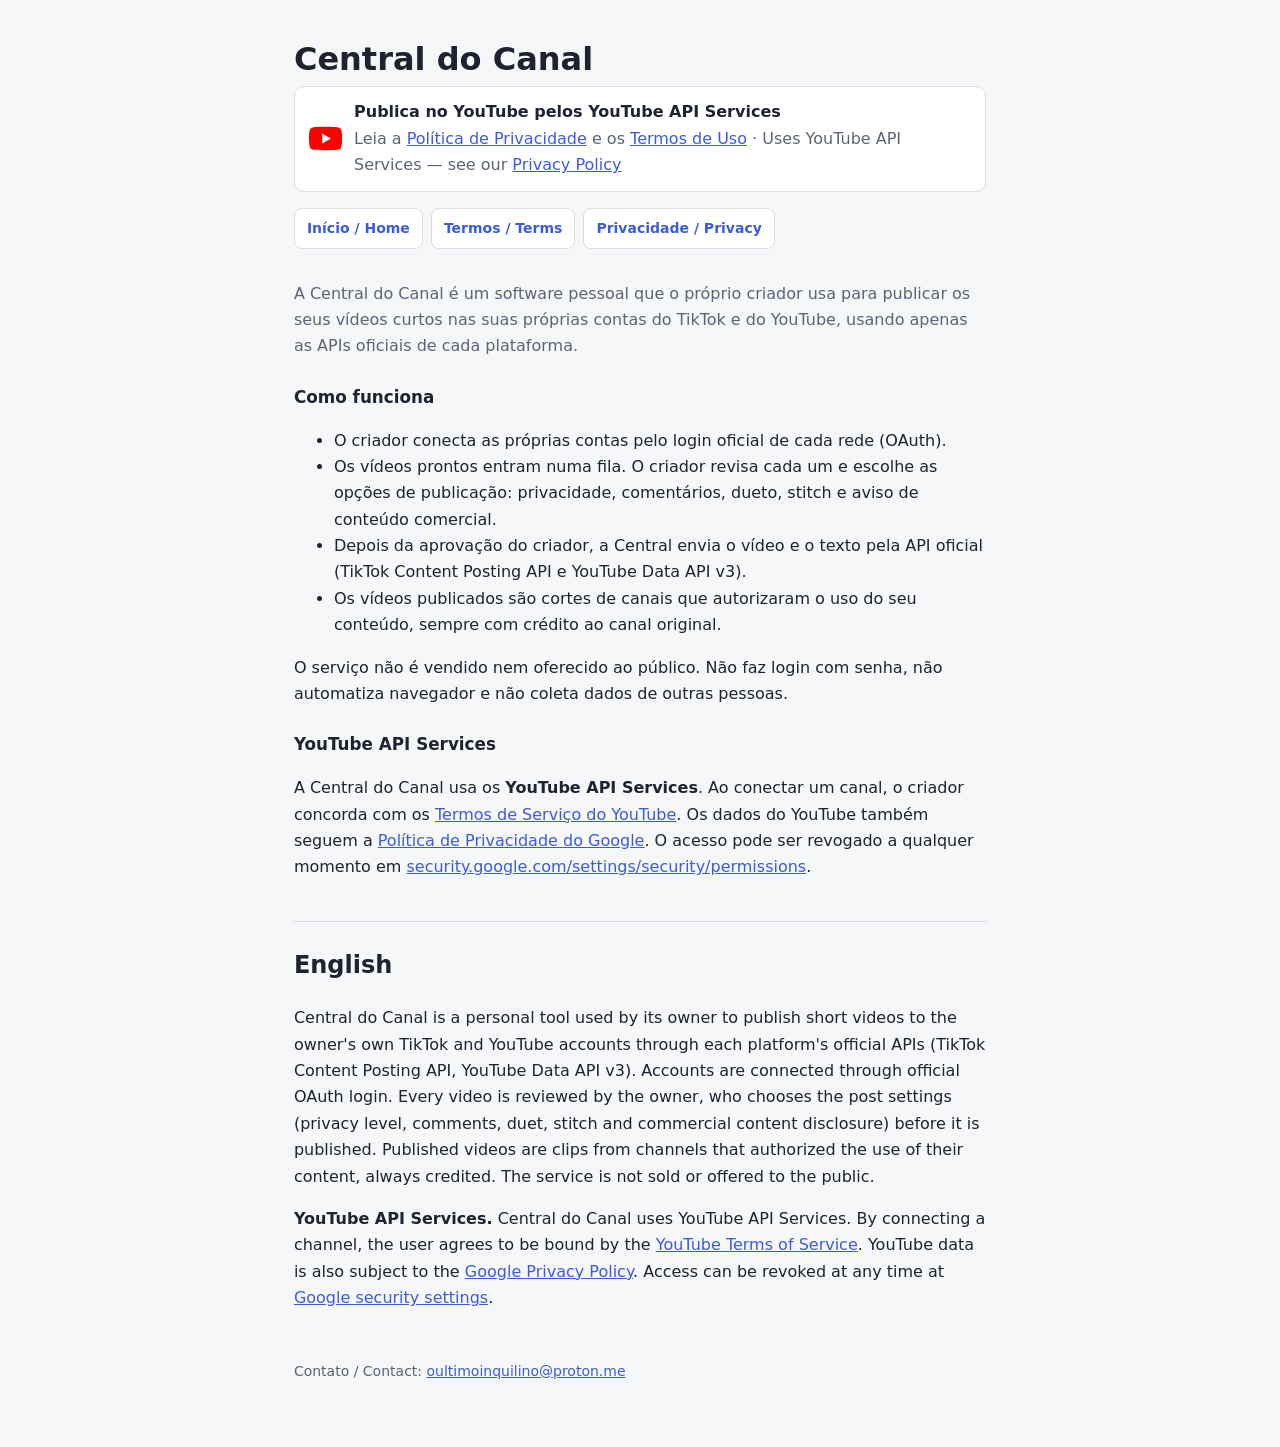
<file: index.html>
<!doctype html><html lang="pt-BR"><head><meta charset="utf-8"><meta name="viewport" content="width=device-width,initial-scale=1"><title>Central do Canal</title><link rel="stylesheet" href="estilo.css"></head><body><div class="wrap">
<h1>Central do Canal</h1><div class="yt" style="display:flex;align-items:center;gap:12px;margin:8px 0 4px;padding:12px 14px;border:1px solid var(--line);border-radius:10px;background:var(--card)">
<svg width="44" height="31" viewBox="0 0 28 20" aria-label="YouTube"><path fill="#FF0000" d="M27.4 3.1A3.5 3.5 0 0 0 25 .6C22.8 0 14 0 14 0S5.2 0 3 .6A3.5 3.5 0 0 0 .6 3.1C0 5.3 0 10 0 10s0 4.7.6 6.9A3.5 3.5 0 0 0 3 19.4c2.2.6 11 .6 11 .6s8.8 0 11-.6a3.5 3.5 0 0 0 2.4-2.5c.6-2.2.6-6.9.6-6.9s0-4.7-.6-6.9z"/><path fill="#fff" d="M11.2 14.3 18.5 10l-7.3-4.3z"/></svg>
<div><strong>Publica no YouTube pelos YouTube API Services</strong><br><span class="meta">Leia a <a href="privacidade.html">Política de Privacidade</a> e os <a href="termos.html">Termos de Uso</a> · <span lang="en">Uses YouTube API Services — see our <a href="privacidade.html">Privacy Policy</a></span></span></div></div><nav><a href="index.html">Início / Home</a><a href="termos.html">Termos / Terms</a><a href="privacidade.html">Privacidade / Privacy</a></nav>
<p class="lead">A Central do Canal é um software pessoal que o próprio criador usa para publicar os seus vídeos curtos nas suas próprias contas do TikTok e do YouTube, usando apenas as APIs oficiais de cada plataforma.</p>
<h3>Como funciona</h3>
<ul><li>O criador conecta as próprias contas pelo login oficial de cada rede (OAuth).</li>
<li>Os vídeos prontos entram numa fila. O criador revisa cada um e escolhe as opções de publicação: privacidade, comentários, dueto, stitch e aviso de conteúdo comercial.</li>
<li>Depois da aprovação do criador, a Central envia o vídeo e o texto pela API oficial (TikTok Content Posting API e YouTube Data API v3).</li>
<li>Os vídeos publicados são cortes de canais que autorizaram o uso do seu conteúdo, sempre com crédito ao canal original.</li></ul>
<p>O serviço não é vendido nem oferecido ao público. Não faz login com senha, não automatiza navegador e não coleta dados de outras pessoas.</p>
<h3>YouTube API Services</h3><p>A Central do Canal usa os <strong>YouTube API Services</strong>. Ao conectar um canal, o criador concorda com os <a href="https://www.youtube.com/t/terms">Termos de Serviço do YouTube</a>. Os dados do YouTube também seguem a <a href="https://policies.google.com/privacy">Política de Privacidade do Google</a>. O acesso pode ser revogado a qualquer momento em <a href="https://security.google.com/settings/security/permissions">security.google.com/settings/security/permissions</a>.</p>
<h2 lang="en">English</h2>
<p lang="en">Central do Canal is a personal tool used by its owner to publish short videos to the owner's own TikTok and YouTube accounts through each platform's official APIs (TikTok Content Posting API, YouTube Data API v3). Accounts are connected through official OAuth login. Every video is reviewed by the owner, who chooses the post settings (privacy level, comments, duet, stitch and commercial content disclosure) before it is published. Published videos are clips from channels that authorized the use of their content, always credited. The service is not sold or offered to the public.</p>
<p lang="en"><strong>YouTube API Services.</strong> Central do Canal uses YouTube API Services. By connecting a channel, the user agrees to be bound by the <a href="https://www.youtube.com/t/terms">YouTube Terms of Service</a>. YouTube data is also subject to the <a href="https://policies.google.com/privacy">Google Privacy Policy</a>. Access can be revoked at any time at <a href="https://security.google.com/settings/security/permissions">Google security settings</a>.</p>
<footer>Contato / Contact: <a href="mailto:oultimoinquilino@proton.me">oultimoinquilino@proton.me</a></footer></div></body></html>
</file>
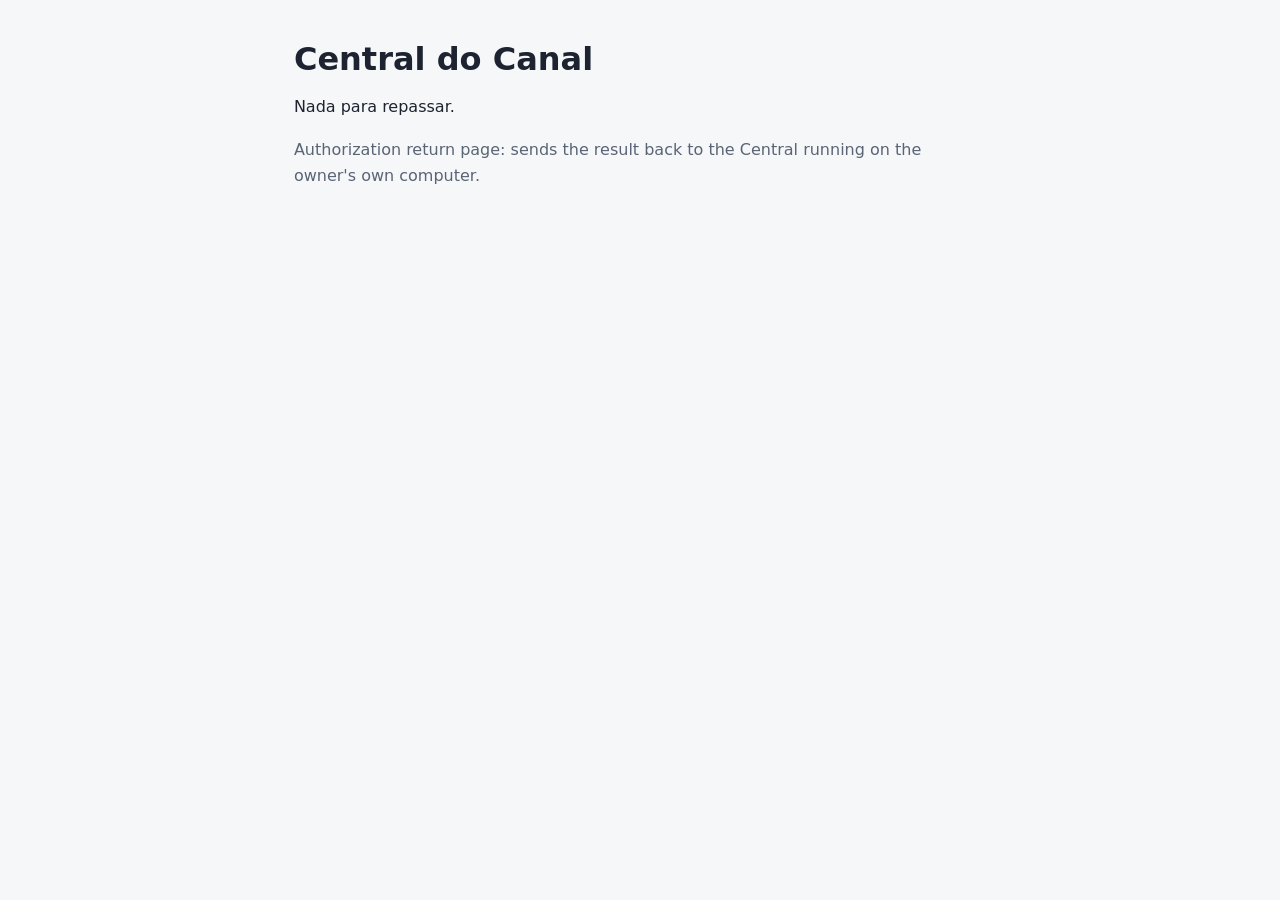
<file: callback.html>
<!doctype html><html lang="pt-BR"><head><meta charset="utf-8"><meta name="viewport" content="width=device-width,initial-scale=1"><title>Central do Canal - retorno</title><link rel="stylesheet" href="estilo.css"></head>
<body><div class="wrap"><h1>Central do Canal</h1><p id="m">Voltando para a Central no seu computador…</p>
<p class="meta">Authorization return page: sends the result back to the Central running on the owner's own computer.</p></div>
<script>
// Repassa o retorno do OAuth para a Central local (o código só vale com o segredo, que fica no computador do criador).
var q = location.search;
if (q) location.replace('http://127.0.0.1:8791/callback' + q);
else document.getElementById('m').textContent = 'Nada para repassar.';
</script></body></html>
</file>
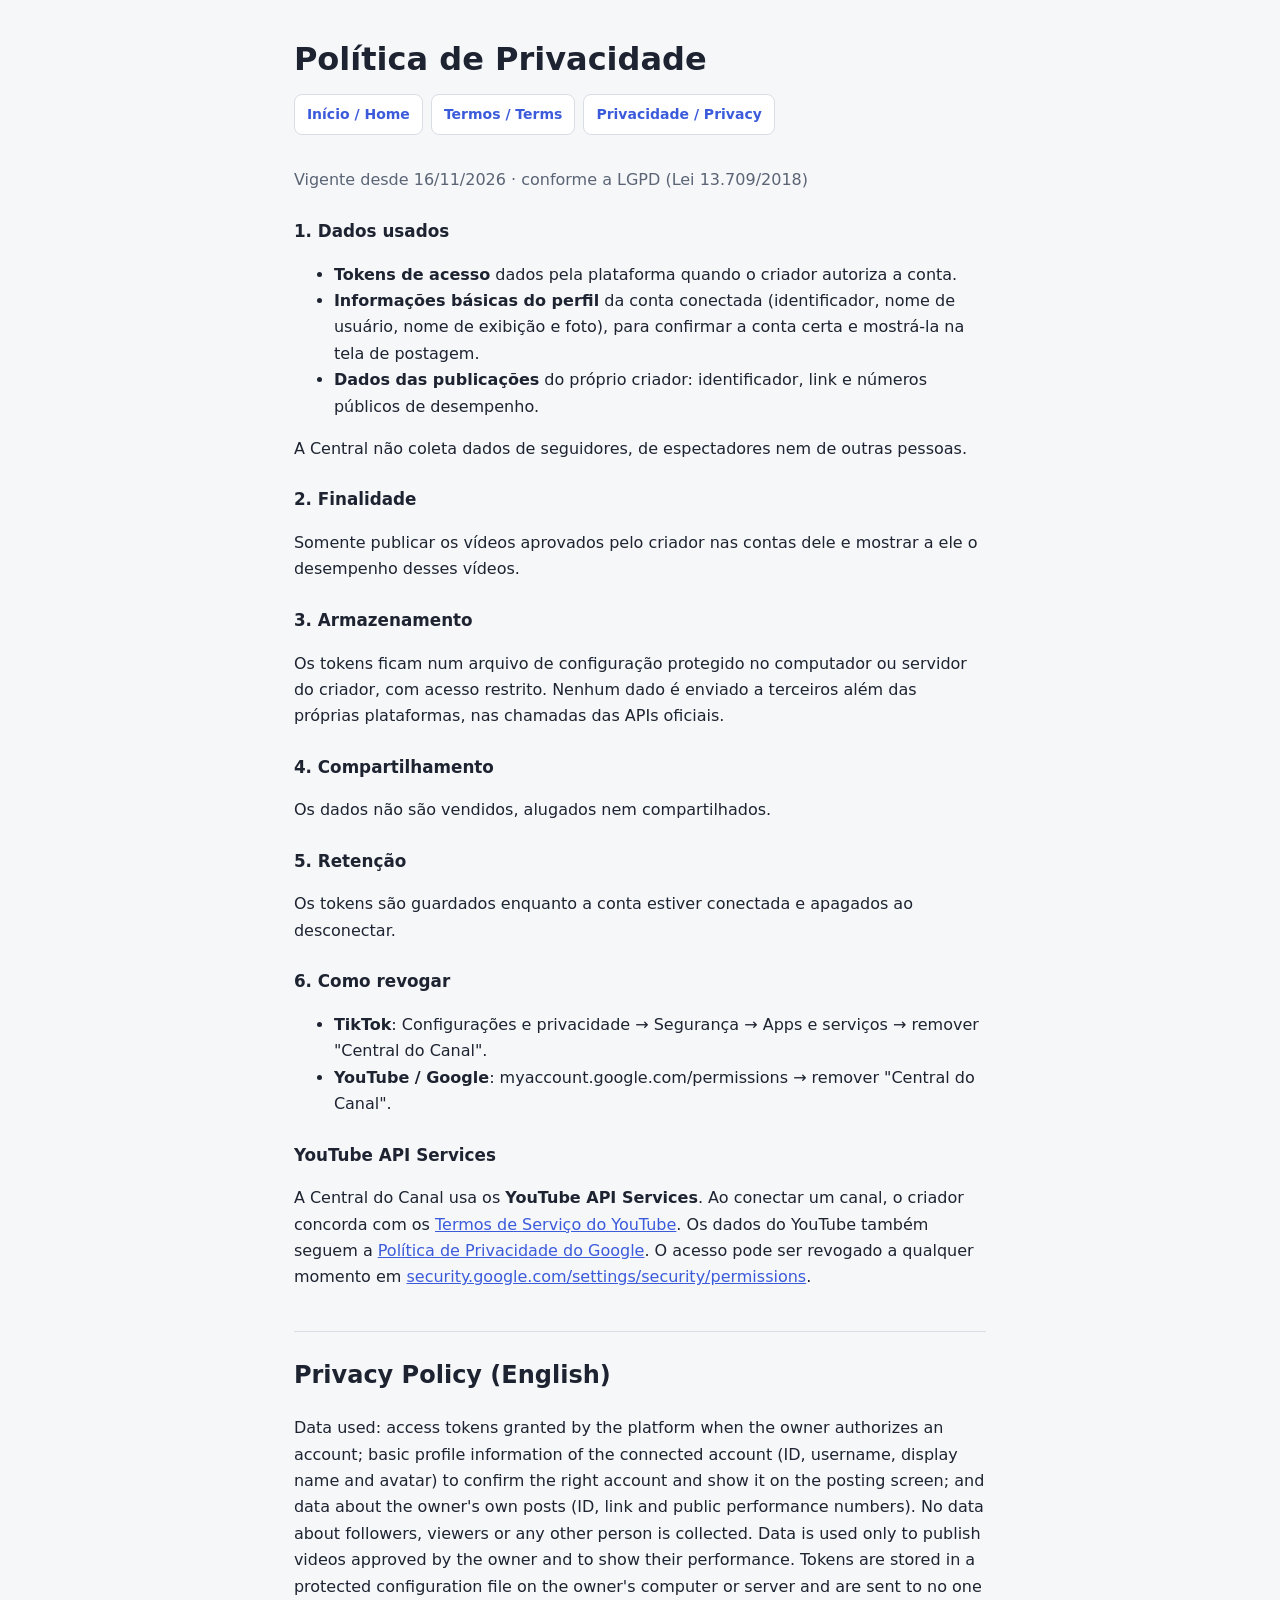
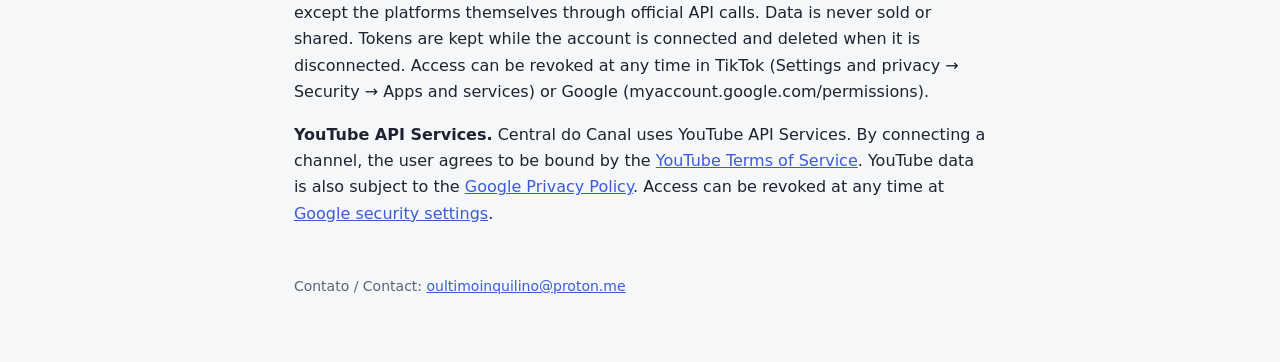
<file: privacidade.html>
<!doctype html><html lang="pt-BR"><head><meta charset="utf-8"><meta name="viewport" content="width=device-width,initial-scale=1"><title>Política de Privacidade - Central do Canal</title><link rel="stylesheet" href="estilo.css"></head><body><div class="wrap">
<h1>Política de Privacidade</h1><nav><a href="index.html">Início / Home</a><a href="termos.html">Termos / Terms</a><a href="privacidade.html">Privacidade / Privacy</a></nav><p class="meta">Vigente desde 16/11/2026 · conforme a LGPD (Lei 13.709/2018)</p>
<h3>1. Dados usados</h3><ul><li><strong>Tokens de acesso</strong> dados pela plataforma quando o criador autoriza a conta.</li><li><strong>Informações básicas do perfil</strong> da conta conectada (identificador, nome de usuário, nome de exibição e foto), para confirmar a conta certa e mostrá-la na tela de postagem.</li><li><strong>Dados das publicações</strong> do próprio criador: identificador, link e números públicos de desempenho.</li></ul><p>A Central não coleta dados de seguidores, de espectadores nem de outras pessoas.</p>
<h3>2. Finalidade</h3><p>Somente publicar os vídeos aprovados pelo criador nas contas dele e mostrar a ele o desempenho desses vídeos.</p>
<h3>3. Armazenamento</h3><p>Os tokens ficam num arquivo de configuração protegido no computador ou servidor do criador, com acesso restrito. Nenhum dado é enviado a terceiros além das próprias plataformas, nas chamadas das APIs oficiais.</p>
<h3>4. Compartilhamento</h3><p>Os dados não são vendidos, alugados nem compartilhados.</p>
<h3>5. Retenção</h3><p>Os tokens são guardados enquanto a conta estiver conectada e apagados ao desconectar.</p>
<h3>6. Como revogar</h3><ul><li><strong>TikTok</strong>: Configurações e privacidade → Segurança → Apps e serviços → remover "Central do Canal".</li><li><strong>YouTube / Google</strong>: myaccount.google.com/permissions → remover "Central do Canal".</li></ul>
<h3>YouTube API Services</h3><p>A Central do Canal usa os <strong>YouTube API Services</strong>. Ao conectar um canal, o criador concorda com os <a href="https://www.youtube.com/t/terms">Termos de Serviço do YouTube</a>. Os dados do YouTube também seguem a <a href="https://policies.google.com/privacy">Política de Privacidade do Google</a>. O acesso pode ser revogado a qualquer momento em <a href="https://security.google.com/settings/security/permissions">security.google.com/settings/security/permissions</a>.</p>
<h2 lang="en">Privacy Policy (English)</h2>
<p lang="en">Data used: access tokens granted by the platform when the owner authorizes an account; basic profile information of the connected account (ID, username, display name and avatar) to confirm the right account and show it on the posting screen; and data about the owner's own posts (ID, link and public performance numbers). No data about followers, viewers or any other person is collected. Data is used only to publish videos approved by the owner and to show their performance. Tokens are stored in a protected configuration file on the owner's computer or server and are sent to no one except the platforms themselves through official API calls. Data is never sold or shared. Tokens are kept while the account is connected and deleted when it is disconnected. Access can be revoked at any time in TikTok (Settings and privacy → Security → Apps and services) or Google (myaccount.google.com/permissions).</p>
<p lang="en"><strong>YouTube API Services.</strong> Central do Canal uses YouTube API Services. By connecting a channel, the user agrees to be bound by the <a href="https://www.youtube.com/t/terms">YouTube Terms of Service</a>. YouTube data is also subject to the <a href="https://policies.google.com/privacy">Google Privacy Policy</a>. Access can be revoked at any time at <a href="https://security.google.com/settings/security/permissions">Google security settings</a>.</p>
<footer>Contato / Contact: <a href="mailto:oultimoinquilino@proton.me">oultimoinquilino@proton.me</a></footer></div></body></html>
</file>
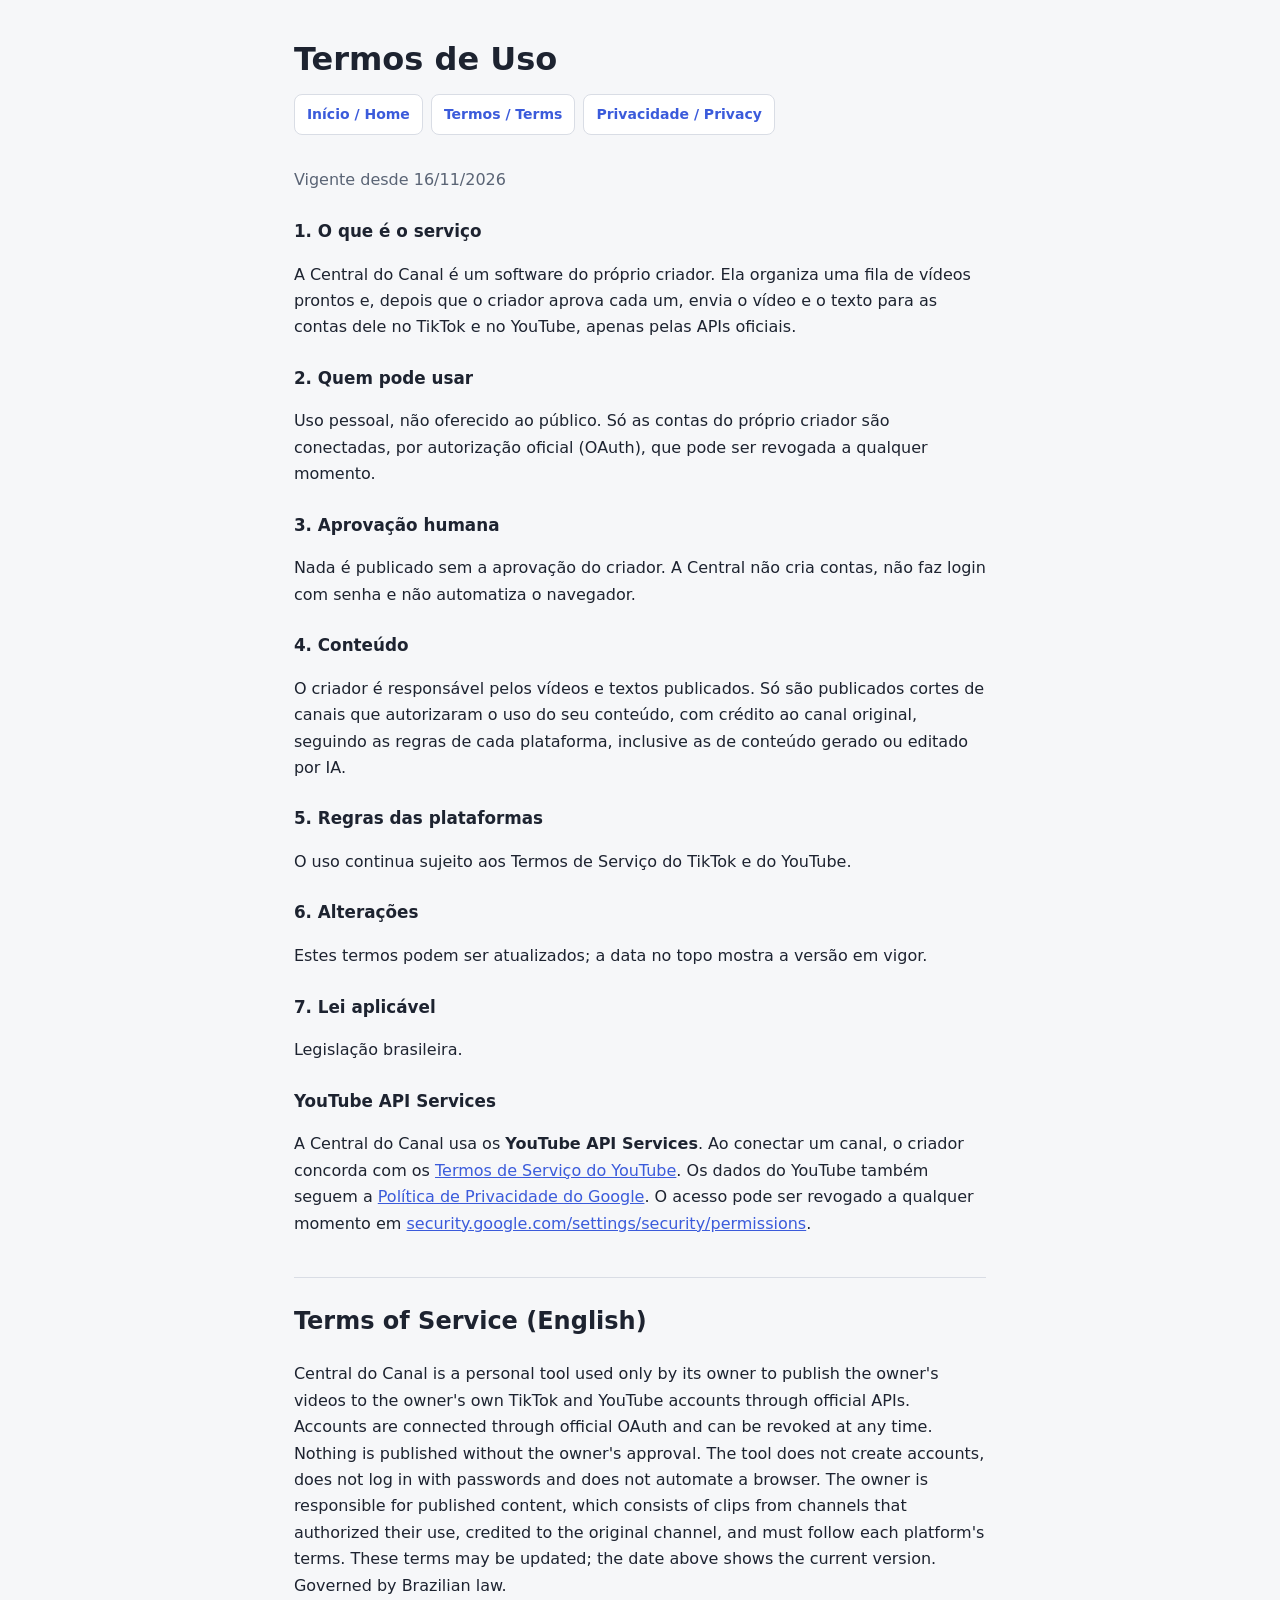
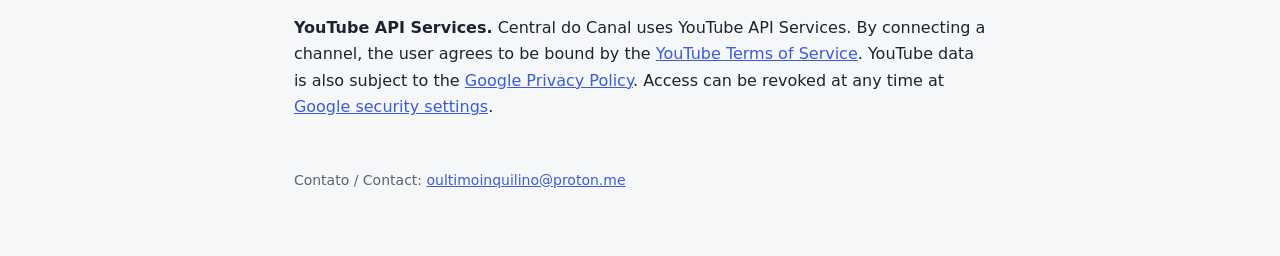
<file: termos.html>
<!doctype html><html lang="pt-BR"><head><meta charset="utf-8"><meta name="viewport" content="width=device-width,initial-scale=1"><title>Termos de Uso - Central do Canal</title><link rel="stylesheet" href="estilo.css"></head><body><div class="wrap">
<h1>Termos de Uso</h1><nav><a href="index.html">Início / Home</a><a href="termos.html">Termos / Terms</a><a href="privacidade.html">Privacidade / Privacy</a></nav><p class="meta">Vigente desde 16/11/2026</p>
<h3>1. O que é o serviço</h3><p>A Central do Canal é um software do próprio criador. Ela organiza uma fila de vídeos prontos e, depois que o criador aprova cada um, envia o vídeo e o texto para as contas dele no TikTok e no YouTube, apenas pelas APIs oficiais.</p>
<h3>2. Quem pode usar</h3><p>Uso pessoal, não oferecido ao público. Só as contas do próprio criador são conectadas, por autorização oficial (OAuth), que pode ser revogada a qualquer momento.</p>
<h3>3. Aprovação humana</h3><p>Nada é publicado sem a aprovação do criador. A Central não cria contas, não faz login com senha e não automatiza o navegador.</p>
<h3>4. Conteúdo</h3><p>O criador é responsável pelos vídeos e textos publicados. Só são publicados cortes de canais que autorizaram o uso do seu conteúdo, com crédito ao canal original, seguindo as regras de cada plataforma, inclusive as de conteúdo gerado ou editado por IA.</p>
<h3>5. Regras das plataformas</h3><p>O uso continua sujeito aos Termos de Serviço do TikTok e do YouTube.</p>
<h3>6. Alterações</h3><p>Estes termos podem ser atualizados; a data no topo mostra a versão em vigor.</p>
<h3>7. Lei aplicável</h3><p>Legislação brasileira.</p>
<h3>YouTube API Services</h3><p>A Central do Canal usa os <strong>YouTube API Services</strong>. Ao conectar um canal, o criador concorda com os <a href="https://www.youtube.com/t/terms">Termos de Serviço do YouTube</a>. Os dados do YouTube também seguem a <a href="https://policies.google.com/privacy">Política de Privacidade do Google</a>. O acesso pode ser revogado a qualquer momento em <a href="https://security.google.com/settings/security/permissions">security.google.com/settings/security/permissions</a>.</p>
<h2 lang="en">Terms of Service (English)</h2>
<p lang="en">Central do Canal is a personal tool used only by its owner to publish the owner's videos to the owner's own TikTok and YouTube accounts through official APIs. Accounts are connected through official OAuth and can be revoked at any time. Nothing is published without the owner's approval. The tool does not create accounts, does not log in with passwords and does not automate a browser. The owner is responsible for published content, which consists of clips from channels that authorized their use, credited to the original channel, and must follow each platform's terms. These terms may be updated; the date above shows the current version. Governed by Brazilian law.</p>
<p lang="en"><strong>YouTube API Services.</strong> Central do Canal uses YouTube API Services. By connecting a channel, the user agrees to be bound by the <a href="https://www.youtube.com/t/terms">YouTube Terms of Service</a>. YouTube data is also subject to the <a href="https://policies.google.com/privacy">Google Privacy Policy</a>. Access can be revoked at any time at <a href="https://security.google.com/settings/security/permissions">Google security settings</a>.</p>
<footer>Contato / Contact: <a href="mailto:oultimoinquilino@proton.me">oultimoinquilino@proton.me</a></footer></div></body></html>
</file>
<file: estilo.css>
:root{--bg:#f6f7f9;--fg:#1d2330;--muted:#5a6475;--line:#d9dde5;--accent:#3b5bdb;--card:#fff}
@media (prefers-color-scheme:dark){:root{--bg:#12151c;--fg:#e4e7ee;--muted:#9aa3b4;--line:#2a303d;--accent:#8ea6ff;--card:#181c25}}
*{box-sizing:border-box}body{margin:0;background:var(--bg);color:var(--fg);font:16px/1.65 system-ui,-apple-system,"Segoe UI",sans-serif;padding:40px 16px 64px}
.wrap{max-width:68ch;margin:0 auto}nav{display:flex;flex-wrap:wrap;gap:8px;margin:16px 0 32px}
nav a{color:var(--accent);text-decoration:none;border:1px solid var(--line);background:var(--card);padding:8px 12px;border-radius:8px;font-weight:600;font-size:14px}
h1{font-size:2rem;line-height:1.2;margin:0}h2{margin-top:40px;border-top:1px solid var(--line);padding-top:24px}h3{margin:24px 0 4px;font-size:1.05rem}
.meta,.lead{color:var(--muted)}a{color:var(--accent)}code{font-size:.92em}footer{margin-top:48px;color:var(--muted);font-size:14px}
</file>
